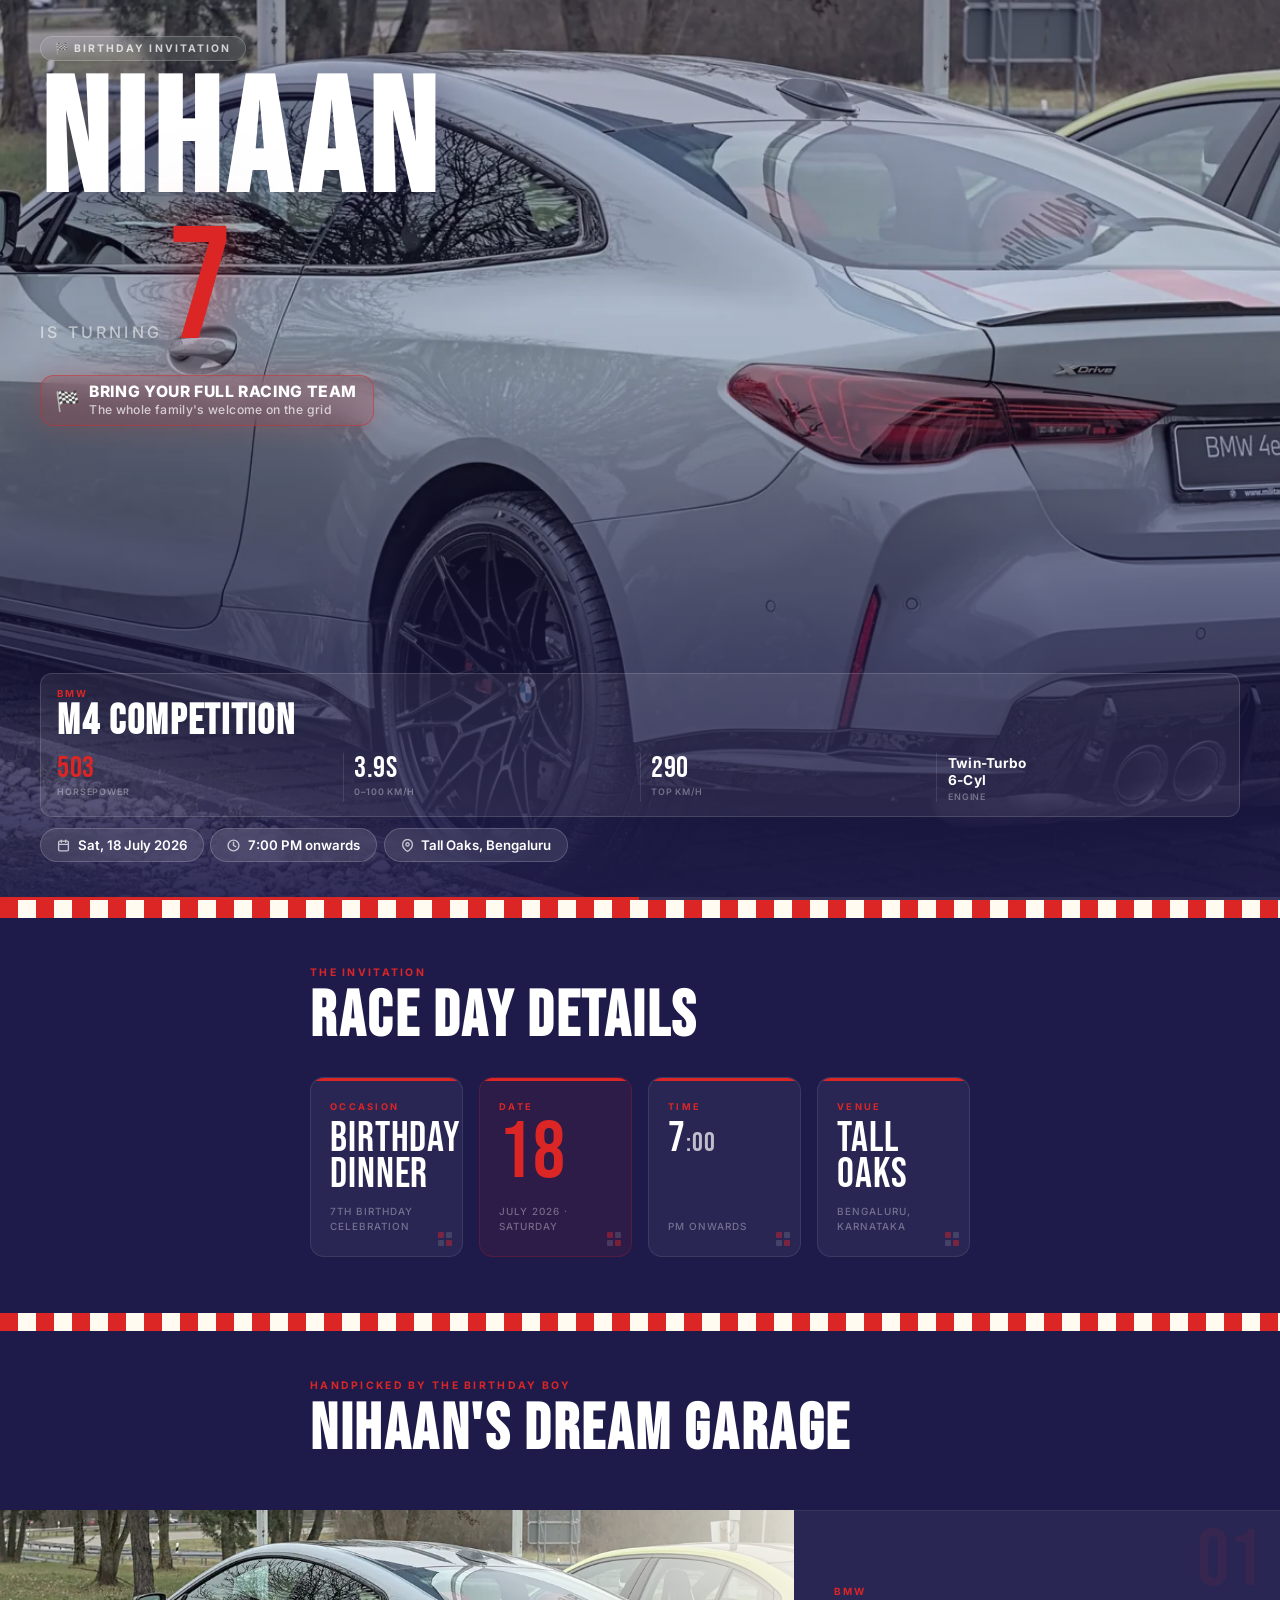
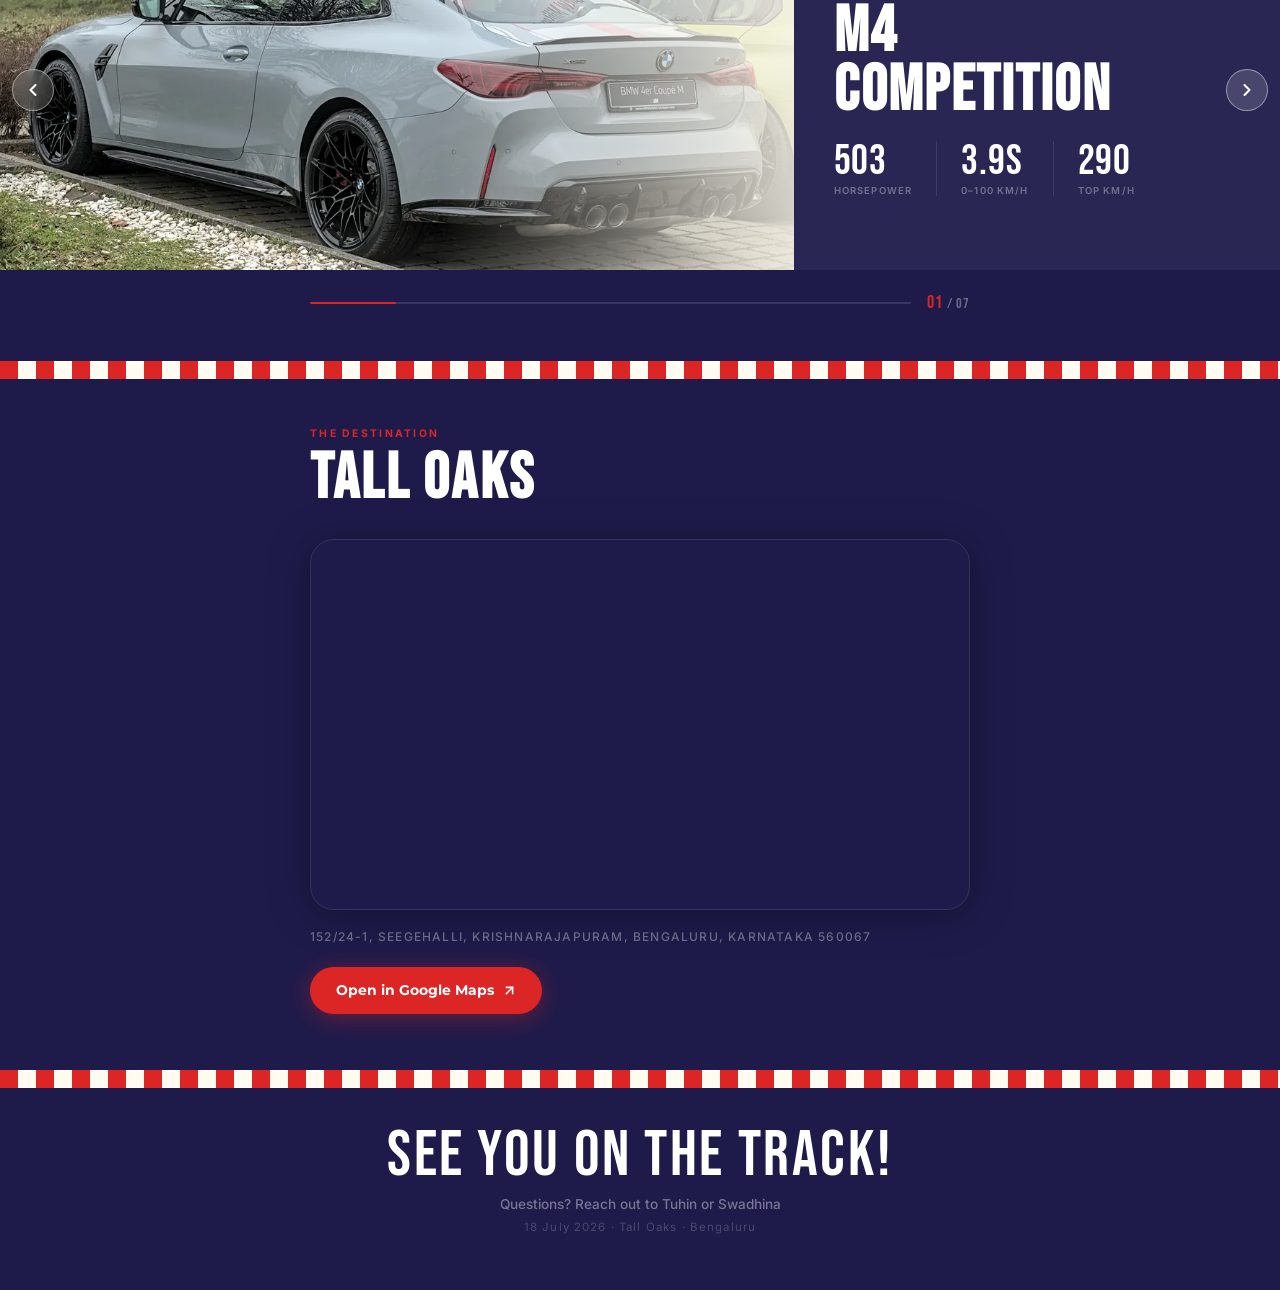
<file: index.html>
<!DOCTYPE html>
<html lang="en">
<head>
  <meta charset="UTF-8" />
  <meta name="viewport" content="width=device-width, initial-scale=1.0" />
  <title>Nihaan Turns 7 - Start Your Engines!</title>
  <meta name="description" content="You're invited to Nihaan's 7th birthday dinner celebration on 18 July 2026 at Tall Oaks, Bengaluru. Rev up for a supercar-themed evening!" />

  <!-- Favicon -->
  <link rel="icon" type="image/svg+xml" href="favicon.svg" />
  <link rel="apple-touch-icon" href="apple-touch-icon.png" />

  <!-- Open Graph (WhatsApp, iMessage, Telegram, Facebook) -->
  <meta property="og:type"        content="website" />
  <meta property="og:url"         content="https://tuhinmohanta.github.io/nihaan-birthday-2026/" />
  <meta property="og:title"       content="Nihaan Turns 7 - Start Your Engines!" />
  <meta property="og:description" content="Join us for Nihaan's 7th birthday dinner on Saturday, 18 July 2026 at Tall Oaks, Bengaluru. 7:00 PM onwards." />
  <meta property="og:image"       content="https://tuhinmohanta.github.io/nihaan-birthday-2026/og-image.jpg" />
  <meta property="og:image:type"   content="image/jpeg" />
  <meta property="og:image:width"  content="1200" />
  <meta property="og:image:height" content="630" />
  <meta property="og:image:alt"   content="Nihaan's 7th Birthday - 18 July 2026, Tall Oaks Bengaluru" />
  <meta property="og:locale"      content="en_IN" />

  <!-- Twitter Card -->
  <meta name="twitter:card"        content="summary_large_image" />
  <meta name="twitter:title"       content="Nihaan Turns 7 - Start Your Engines!" />
  <meta name="twitter:description" content="Join us for Nihaan's 7th birthday dinner on Saturday, 18 July 2026 at Tall Oaks, Bengaluru. 7:00 PM onwards." />
  <meta name="twitter:image"       content="https://tuhinmohanta.github.io/nihaan-birthday-2026/og-image.jpg" />

  <!-- Preload only the first hero image so it paints fast on mobile -->
  <link rel="preload" as="image" href="img/bmw-m4.webp" type="image/webp" fetchpriority="high" />

  <link rel="preconnect" href="https://fonts.googleapis.com" />
  <link rel="preconnect" href="https://fonts.gstatic.com" crossorigin />
  <link href="https://fonts.googleapis.com/css2?family=Bebas+Neue&family=Montserrat:wght@700;800;900&family=Inter:wght@400;500;600;700&display=swap" rel="stylesheet" />
  <link rel="stylesheet" href="style.css" />
</head>
<body>

  <!-- ═══════════════════════════════════
       HERO — full viewport, cars as bg
  ═══════════════════════════════════ -->
  <header class="hero">

    <div class="hero-bg" id="heroBg">
      <div class="bg-slide is-active">
        <picture>
          <source srcset="img/bmw-m4.webp" type="image/webp" />
          <img src="img/bmw-m4.jpg" alt="" width="1920" height="935" fetchpriority="high" decoding="async" />
        </picture>
      </div>
      <div class="bg-slide">
        <picture>
          <source data-srcset="img/lamborghini-revuelto.webp" type="image/webp" />
          <img data-src="img/lamborghini-revuelto.jpg" alt="" decoding="async" />
        </picture>
      </div>
      <div class="bg-slide">
        <picture>
          <source data-srcset="img/ferrari-296.webp" type="image/webp" />
          <img data-src="img/ferrari-296.jpg" alt="" decoding="async" />
        </picture>
      </div>
      <div class="bg-slide">
        <picture>
          <source data-srcset="img/bmw-m8.webp" type="image/webp" />
          <img data-src="img/bmw-m8.jpg" alt="" decoding="async" />
        </picture>
      </div>
      <div class="bg-slide">
        <picture>
          <source data-srcset="img/bugatti-chiron.webp" type="image/webp" />
          <img data-src="img/bugatti-chiron.jpg" alt="" decoding="async" />
        </picture>
      </div>
      <div class="bg-slide">
        <picture>
          <source data-srcset="img/mercedes-amg-one.webp" type="image/webp" />
          <img data-src="img/mercedes-amg-one.jpg" alt="" decoding="async" />
        </picture>
      </div>
      <div class="bg-slide">
        <picture>
          <source data-srcset="img/bugatti-bolide.webp" type="image/webp" />
          <img data-src="img/bugatti-bolide.jpg" alt="" decoding="async" />
        </picture>
      </div>
    </div>

    <div class="hero-overlay"></div>

    <div class="hero-content">

      <div class="hero-top">
        <span class="hero-badge">🏁 Birthday Invitation</span>
        <h1 class="hero-name">Nihaan</h1>
        <div class="hero-turning-row">
          <p class="hero-line">is turning</p>
          <span class="hero-seven" aria-hidden="true">7</span>
        </div>

        <div class="hero-crew">
          <span class="hero-crew-flag" aria-hidden="true">🏁</span>
          <span class="hero-crew-body">
            <span class="hero-crew-main">Bring your full racing team</span>
            <span class="hero-crew-sub">The whole family's welcome on the grid</span>
          </span>
        </div>
      </div>

      <div class="hero-bottom">

        <!-- Live car panel — updates with each background change -->
        <div class="car-panel">
          <div class="car-panel-inner" id="carPanelInner">
            <span class="cp-brand" id="cpBrand">BMW</span>
            <h2 class="cp-name" id="cpName">M4 Competition</h2>
            <div class="cp-stats">
              <div class="cp-stat cp-stat--hl">
                <span class="cp-val" id="cpHp">503</span>
                <span class="cp-lbl">Horsepower</span>
              </div>
              <div class="cp-stat">
                <span class="cp-val" id="cpSprint">3.9s</span>
                <span class="cp-lbl">0–100 km/h</span>
              </div>
              <div class="cp-stat">
                <span class="cp-val" id="cpTop">290</span>
                <span class="cp-lbl">Top km/h</span>
              </div>
              <div class="cp-stat">
                <span class="cp-val cp-val--sm" id="cpEngine">Twin-Turbo<br>6-Cyl</span>
                <span class="cp-lbl">Engine</span>
              </div>
            </div>
          </div>
        </div>

        <ul class="hero-chips" aria-label="Event details">
          <li class="hero-chip">
            <svg width="13" height="13" viewBox="0 0 24 24" fill="none" stroke="currentColor" stroke-width="2.5" stroke-linecap="round" stroke-linejoin="round" aria-hidden="true"><rect x="3" y="4" width="18" height="18" rx="2"/><line x1="16" y1="2" x2="16" y2="6"/><line x1="8" y1="2" x2="8" y2="6"/><line x1="3" y1="10" x2="21" y2="10"/></svg>
            Sat, 18 July 2026
          </li>
          <li class="hero-chip">
            <svg width="13" height="13" viewBox="0 0 24 24" fill="none" stroke="currentColor" stroke-width="2.5" stroke-linecap="round" stroke-linejoin="round" aria-hidden="true"><circle cx="12" cy="12" r="10"/><polyline points="12 6 12 12 16 14"/></svg>
            7:00 PM onwards
          </li>
          <li class="hero-chip hero-chip--link">
            <a href="https://maps.app.goo.gl/MPazFb7qdbaah4wt5" target="_blank" rel="noopener" aria-label="Open Tall Oaks in Google Maps">
              <svg width="13" height="13" viewBox="0 0 24 24" fill="none" stroke="currentColor" stroke-width="2.5" stroke-linecap="round" stroke-linejoin="round" aria-hidden="true"><path d="M21 10c0 7-9 13-9 13s-9-6-9-13a9 9 0 0 1 18 0z"/><circle cx="12" cy="10" r="3"/></svg>
              Tall Oaks, Bengaluru
            </a>
          </li>
        </ul>

      </div>

    </div>

    <a class="scroll-cue" href="#details" aria-label="Scroll down for event details">
      <span class="scroll-cue-label">Scroll for details</span>
      <span class="scroll-cue-chev" aria-hidden="true">
        <svg width="22" height="22" viewBox="0 0 24 24" fill="none" stroke="currentColor" stroke-width="2.5" stroke-linecap="round" stroke-linejoin="round">
          <polyline points="5 7 12 14 19 7" />
          <polyline points="5 13 12 20 19 13" />
        </svg>
      </span>
    </a>

    <div class="hero-progress-bar">
      <div class="hero-progress-fill" id="heroFill"></div>
    </div>

  </header>

  <div class="check-band" aria-hidden="true"></div>

  <main>

    <!-- ═══════════════════════════════════
         DETAILS
    ═══════════════════════════════════ -->
    <section class="details-section reveal" id="details">
      <div class="container">
        <p class="eyebrow">The Invitation</p>
        <h2 class="section-title details-title">Race Day Details</h2>

        <div class="rd-grid">

          <!-- Occasion -->
          <div class="rd-card">
            <div class="rd-top-bar"></div>
            <span class="rd-lbl">Occasion</span>
            <div class="rd-val">Birthday<br>Dinner</div>
            <span class="rd-sub">7th Birthday Celebration</span>
            <div class="rd-corner" aria-hidden="true">
              <span style="background:var(--red)"></span><span style="background:rgba(255,251,240,0.3)"></span>
              <span style="background:rgba(255,251,240,0.3)"></span><span style="background:var(--red)"></span>
            </div>
          </div>

          <!-- Date -->
          <div class="rd-card rd-card--accent">
            <div class="rd-top-bar"></div>
            <span class="rd-lbl">Date</span>
            <div class="rd-val rd-val--num">18</div>
            <span class="rd-sub">July 2026 &middot; Saturday</span>
            <div class="rd-corner" aria-hidden="true">
              <span style="background:var(--red)"></span><span style="background:rgba(255,251,240,0.3)"></span>
              <span style="background:rgba(255,251,240,0.3)"></span><span style="background:var(--red)"></span>
            </div>
          </div>

          <!-- Time -->
          <div class="rd-card">
            <div class="rd-top-bar"></div>
            <span class="rd-lbl">Time</span>
            <div class="rd-val">7<span class="rd-val--colon">:00</span></div>
            <span class="rd-sub">PM onwards</span>
            <div class="rd-corner" aria-hidden="true">
              <span style="background:var(--red)"></span><span style="background:rgba(255,251,240,0.3)"></span>
              <span style="background:rgba(255,251,240,0.3)"></span><span style="background:var(--red)"></span>
            </div>
          </div>

          <!-- Venue -->
          <a class="rd-card rd-card--venue-link" href="https://maps.app.goo.gl/MPazFb7qdbaah4wt5" target="_blank" rel="noopener" aria-label="Open Tall Oaks in Google Maps">
            <div class="rd-top-bar"></div>
            <span class="rd-lbl">Venue</span>
            <div class="rd-val">Tall<br>Oaks</div>
            <span class="rd-sub">Bengaluru, Karnataka</span>
            <div class="rd-corner" aria-hidden="true">
              <span style="background:var(--red)"></span><span style="background:rgba(255,251,240,0.3)"></span>
              <span style="background:rgba(255,251,240,0.3)"></span><span style="background:var(--red)"></span>
            </div>
          </a>

        </div>
      </div>
    </section>

    <div class="check-band" aria-hidden="true"></div>

    <!-- ═══════════════════════════════════
         DREAM GARAGE CAROUSEL
    ═══════════════════════════════════ -->
    <section class="garage-section">

      <div class="container garage-hdr">
        <p class="eyebrow">Handpicked by the birthday boy</p>
        <h2 class="section-title details-title">Nihaan's Dream Garage</h2>
      </div>

      <div class="garage-wrap">
        <div class="garage-track" id="garageTrack">

          <article class="garage-slide">
            <div class="garage-img"><picture><source srcset="img/bmw-m4-sm.webp" type="image/webp" /><img src="img/bmw-m4-sm.jpg" alt="BMW M4 Competition" loading="lazy" decoding="async" /></picture></div>
            <div class="garage-info">
              <span class="g-num" aria-hidden="true">01</span>
              <span class="g-brand">BMW</span>
              <h3 class="g-name">M4<br>Competition</h3>
              <div class="g-stats">
                <div class="gstat"><span class="gval">503</span><span class="glbl">Horsepower</span></div>
                <div class="gstat"><span class="gval">3.9s</span><span class="glbl">0–100 km/h</span></div>
                <div class="gstat"><span class="gval">290</span><span class="glbl">Top km/h</span></div>
              </div>
            </div>
          </article>

          <article class="garage-slide">
            <div class="garage-img"><picture><source srcset="img/lamborghini-revuelto-sm.webp" type="image/webp" /><img src="img/lamborghini-revuelto-sm.jpg" alt="Lamborghini Revuelto" loading="lazy" decoding="async" /></picture></div>
            <div class="garage-info">
              <span class="g-num" aria-hidden="true">02</span>
              <span class="g-brand">Lamborghini</span>
              <h3 class="g-name">Revuelto</h3>
              <div class="g-stats">
                <div class="gstat"><span class="gval">1,001</span><span class="glbl">Horsepower</span></div>
                <div class="gstat"><span class="gval">2.5s</span><span class="glbl">0–100 km/h</span></div>
                <div class="gstat"><span class="gval">350</span><span class="glbl">Top km/h</span></div>
              </div>
            </div>
          </article>

          <article class="garage-slide">
            <div class="garage-img"><picture><source srcset="img/ferrari-296-sm.webp" type="image/webp" /><img src="img/ferrari-296-sm.jpg" alt="Ferrari 296 Spider" loading="lazy" decoding="async" /></picture></div>
            <div class="garage-info">
              <span class="g-num" aria-hidden="true">03</span>
              <span class="g-brand">Ferrari</span>
              <h3 class="g-name">296<br>Spider</h3>
              <div class="g-stats">
                <div class="gstat"><span class="gval">830</span><span class="glbl">Horsepower</span></div>
                <div class="gstat"><span class="gval">2.9s</span><span class="glbl">0–100 km/h</span></div>
                <div class="gstat"><span class="gval">330</span><span class="glbl">Top km/h</span></div>
              </div>
            </div>
          </article>

          <article class="garage-slide">
            <div class="garage-img"><picture><source srcset="img/bmw-m8-sm.webp" type="image/webp" /><img src="img/bmw-m8-sm.jpg" alt="BMW M8 Competition" loading="lazy" decoding="async" /></picture></div>
            <div class="garage-info">
              <span class="g-num" aria-hidden="true">04</span>
              <span class="g-brand">BMW</span>
              <h3 class="g-name">M8<br>Competition</h3>
              <div class="g-stats">
                <div class="gstat"><span class="gval">617</span><span class="glbl">Horsepower</span></div>
                <div class="gstat"><span class="gval">3.3s</span><span class="glbl">0–100 km/h</span></div>
                <div class="gstat"><span class="gval">305</span><span class="glbl">Top km/h</span></div>
              </div>
            </div>
          </article>

          <article class="garage-slide">
            <div class="garage-img"><picture><source srcset="img/bugatti-chiron-sm.webp" type="image/webp" /><img src="img/bugatti-chiron-sm.jpg" alt="Bugatti Chiron" loading="lazy" decoding="async" /></picture></div>
            <div class="garage-info">
              <span class="g-num" aria-hidden="true">05</span>
              <span class="g-brand">Bugatti</span>
              <h3 class="g-name">Chiron</h3>
              <div class="g-stats">
                <div class="gstat"><span class="gval">1,479</span><span class="glbl">Horsepower</span></div>
                <div class="gstat"><span class="gval">2.4s</span><span class="glbl">0–100 km/h</span></div>
                <div class="gstat"><span class="gval">420</span><span class="glbl">Top km/h</span></div>
              </div>
            </div>
          </article>

          <article class="garage-slide">
            <div class="garage-img"><picture><source srcset="img/mercedes-amg-one-sm.webp" type="image/webp" /><img src="img/mercedes-amg-one-sm.jpg" alt="Mercedes-AMG ONE" loading="lazy" decoding="async" /></picture></div>
            <div class="garage-info">
              <span class="g-num" aria-hidden="true">06</span>
              <span class="g-brand">Mercedes-AMG</span>
              <h3 class="g-name">AMG ONE</h3>
              <div class="g-stats">
                <div class="gstat"><span class="gval">1,063</span><span class="glbl">Horsepower</span></div>
                <div class="gstat"><span class="gval">2.9s</span><span class="glbl">0–100 km/h</span></div>
                <div class="gstat"><span class="gval">352</span><span class="glbl">Top km/h</span></div>
              </div>
            </div>
          </article>

          <article class="garage-slide">
            <div class="garage-img"><picture><source srcset="img/bugatti-bolide-sm.webp" type="image/webp" /><img src="img/bugatti-bolide-sm.jpg" alt="Bugatti Bolide" loading="lazy" decoding="async" /></picture></div>
            <div class="garage-info">
              <span class="g-num" aria-hidden="true">07</span>
              <span class="g-brand">Bugatti</span>
              <h3 class="g-name">Bolide</h3>
              <div class="g-stats">
                <div class="gstat"><span class="gval">1,825</span><span class="glbl">Horsepower</span></div>
                <div class="gstat"><span class="gval">2.2s</span><span class="glbl">0–100 km/h</span></div>
                <div class="gstat"><span class="gval">500</span><span class="glbl">Top km/h</span></div>
              </div>
            </div>
          </article>

        </div>

        <button class="g-nav g-nav--prev" id="gPrev" aria-label="Previous car">
          <svg width="20" height="20" viewBox="0 0 24 24" fill="none" stroke="currentColor" stroke-width="2.5" stroke-linecap="round" stroke-linejoin="round"><polyline points="15 18 9 12 15 6"/></svg>
        </button>
        <button class="g-nav g-nav--next" id="gNext" aria-label="Next car">
          <svg width="20" height="20" viewBox="0 0 24 24" fill="none" stroke="currentColor" stroke-width="2.5" stroke-linecap="round" stroke-linejoin="round"><polyline points="9 18 15 12 9 6"/></svg>
        </button>
      </div>

      <div class="container g-footer">
        <div class="g-progress-track"><div class="g-progress-fill" id="gFill"></div></div>
        <span class="g-count"><span id="gCur">01</span>&thinsp;/&thinsp;07</span>
      </div>

    </section>

    <div class="check-band" aria-hidden="true"></div>

    <!-- ═══════════════════════════════════
         LOCATION
    ═══════════════════════════════════ -->
    <section class="location-section reveal">
      <div class="container">
        <p class="eyebrow">The Destination</p>
        <h2 class="section-title">Tall Oaks</h2>
        <div class="map-wrap">
          <iframe
            title="Tall Oaks venue map"
            src="https://www.google.com/maps/embed?pb=!1m18!1m12!1m3!1d3887.0!2d77.7627012!3d13.0193151!2m3!1f0!2f0!3f0!3m2!1i1024!2i768!4f13.1!3m3!1m2!1s0x3bae0fff8ae8a427%3A0x8c8412e6c22357b9!2sTall+Oaks!5e0!3m2!1sen!2sin!4v1700000000000"
            allowfullscreen=""
            loading="lazy"
            referrerpolicy="no-referrer-when-downgrade">
          </iframe>
        </div>
        <p class="address">152/24-1, Seegehalli, Krishnarajapuram, Bengaluru, Karnataka 560067</p>
        <a class="map-btn" href="https://maps.app.goo.gl/MPazFb7qdbaah4wt5" target="_blank" rel="noopener">
          Open in Google Maps
          <svg width="15" height="15" viewBox="0 0 24 24" fill="none" stroke="currentColor" stroke-width="2.5" stroke-linecap="round" stroke-linejoin="round"><line x1="7" y1="17" x2="17" y2="7"/><polyline points="7 7 17 7 17 17"/></svg>
        </a>
      </div>
    </section>

  </main>

  <!-- ═══════════════════════════════════
       FOOTER
  ═══════════════════════════════════ -->
  <footer class="site-footer">
    <div class="check-band" aria-hidden="true"></div>
    <div class="container footer-inner">
      <p class="footer-hl">See you on the track!</p>
      <p class="footer-sub">Questions? Reach out to Tuhin or Swadhina</p>
      <p class="footer-meta">18 July 2026 &middot; Tall Oaks &middot; Bengaluru</p>
    </div>
  </footer>

  <script src="app.js"></script>
</body>
</html>
</file>
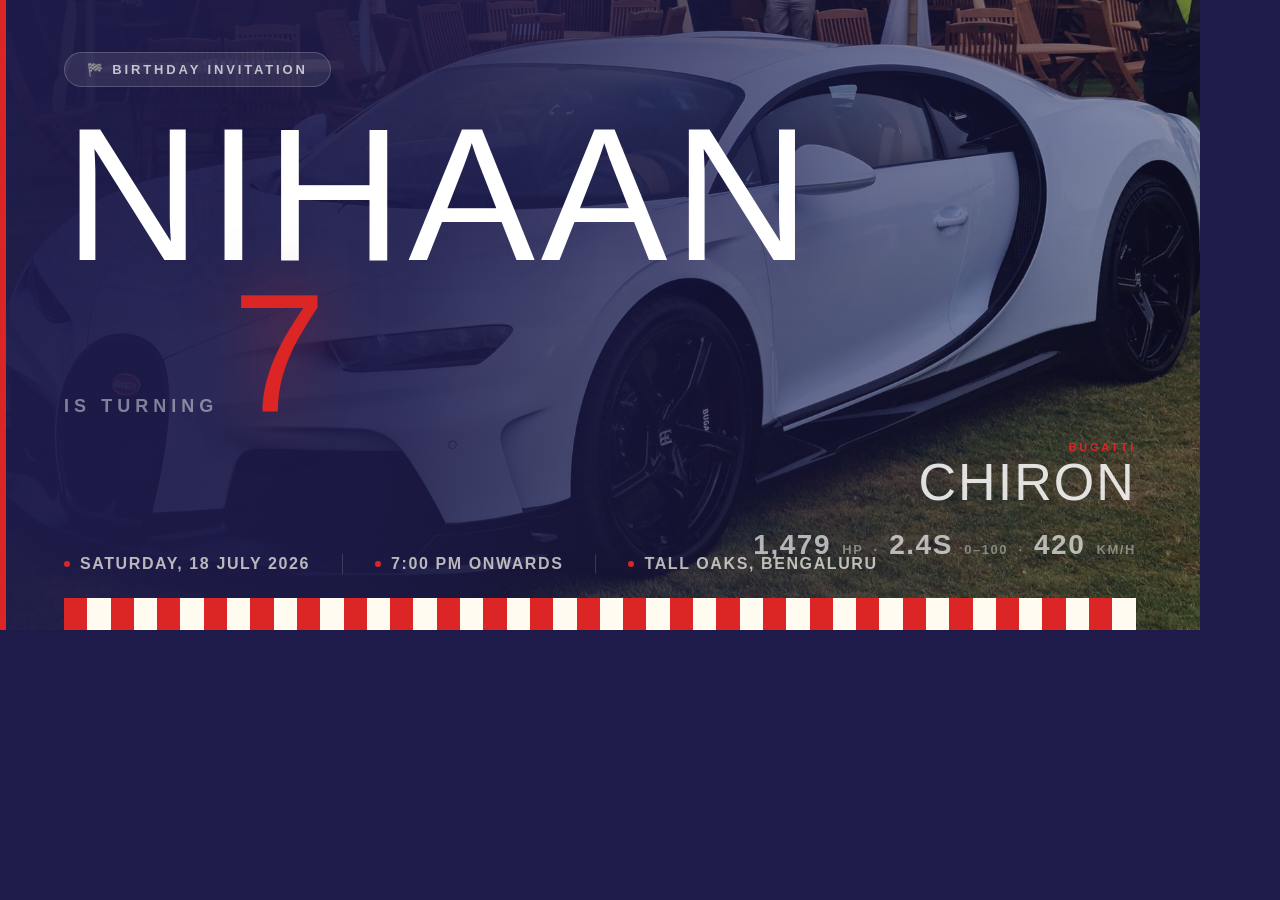
<file: og-card.html>
<!DOCTYPE html>
<html>
<head>
<meta charset="UTF-8">
<style>
* { margin: 0; padding: 0; box-sizing: border-box; }
html, body { width: 1200px; height: 630px; overflow: hidden; background: #1E1B4B; }

.card {
  position: relative;
  width: 1200px;
  height: 630px;
  background: #1E1B4B;
  overflow: hidden;
  font-family: Impact, 'Arial Narrow', Arial, sans-serif;
}

/* Background car image */
.bg-img {
  position: absolute;
  inset: 0;
  width: 100%;
  height: 100%;
  object-fit: cover;
  object-position: center 35%;
}

/* Gradient overlay — stronger on left for text, fades right to reveal car */
.overlay {
  position: absolute;
  inset: 0;
  background:
    linear-gradient(
      100deg,
      rgba(30,27,75,0.97) 0%,
      rgba(30,27,75,0.88) 35%,
      rgba(30,27,75,0.60) 60%,
      rgba(30,27,75,0.30) 100%
    );
}

/* Red vignette stripe on left edge */
.edge-stripe {
  position: absolute;
  left: 0;
  top: 0;
  bottom: 0;
  width: 6px;
  background: #DC2626;
}

/* All content */
.content {
  position: absolute;
  inset: 0;
  z-index: 3;
  display: flex;
  flex-direction: column;
  padding: 52px 64px 0 64px;
}

/* Badge */
.badge {
  display: inline-flex;
  align-items: center;
  gap: 8px;
  font-family: Arial, sans-serif;
  font-size: 13px;
  font-weight: 700;
  letter-spacing: 0.22em;
  text-transform: uppercase;
  color: rgba(255,255,255,0.70);
  background: rgba(255,255,255,0.09);
  border: 1px solid rgba(255,255,255,0.18);
  padding: 9px 22px;
  border-radius: 999px;
  width: fit-content;
  margin-bottom: 30px;
}

/* Name */
.name {
  font-size: 190px;
  line-height: 0.82;
  color: #FFFFFF;
  letter-spacing: 0.03em;
  text-shadow: 0 4px 60px rgba(30,27,75,0.6);
}

/* "is turning 7" row */
.turning-row {
  display: flex;
  align-items: baseline;
  gap: 14px;
  margin-top: 10px;
}

.is-turning {
  font-family: Arial, sans-serif;
  font-size: 18px;
  font-weight: 600;
  letter-spacing: 0.28em;
  text-transform: uppercase;
  color: rgba(255,255,255,0.45);
}

.seven {
  font-size: 168px;
  line-height: 0.85;
  color: #DC2626;
  letter-spacing: -0.02em;
  text-shadow: 0 0 60px rgba(220,38,38,0.5);
}

.spacer { flex: 1; }

/* Bottom details */
.details-row {
  display: flex;
  align-items: center;
  gap: 32px;
  margin-bottom: 24px;
}

.detail-chip {
  display: flex;
  align-items: center;
  gap: 10px;
  font-family: Arial, sans-serif;
  font-size: 16px;
  font-weight: 600;
  letter-spacing: 0.1em;
  text-transform: uppercase;
  color: rgba(255,251,240,0.70);
}

.detail-chip .dot {
  width: 6px;
  height: 6px;
  background: #DC2626;
  border-radius: 50%;
  flex-shrink: 0;
}

.divider {
  width: 1px;
  height: 20px;
  background: rgba(255,255,255,0.15);
}

/* Checkered band at very bottom */
.check-band {
  display: flex;
  width: 100%;
  height: 32px;
  flex-shrink: 0;
}

/* Car spec watermark on right side */
.spec-watermark {
  position: absolute;
  right: 64px;
  bottom: 60px;
  z-index: 4;
  text-align: right;
}

.spec-watermark .sw-brand {
  font-family: Arial, sans-serif;
  font-size: 11px;
  font-weight: 700;
  letter-spacing: 0.25em;
  text-transform: uppercase;
  color: #DC2626;
  margin-bottom: 6px;
}

.spec-watermark .sw-name {
  font-size: 52px;
  line-height: 0.9;
  color: rgba(255,255,255,0.85);
  letter-spacing: 0.04em;
  margin-bottom: 14px;
}

.spec-watermark .sw-stat {
  font-family: Arial, sans-serif;
  font-size: 13px;
  font-weight: 600;
  letter-spacing: 0.12em;
  text-transform: uppercase;
  color: rgba(255,255,255,0.40);
  line-height: 1.8;
}

.spec-watermark .sw-val {
  font-size: 28px;
  color: rgba(255,255,255,0.65);
  margin-right: 6px;
  font-family: Impact, Arial, sans-serif;
}
</style>
</head>
<body>
<div class="card" id="card">
  <img class="bg-img" src="img/bugatti-chiron.jpg" crossorigin="anonymous" alt="">
  <div class="overlay"></div>
  <div class="edge-stripe"></div>

  <div class="content">
    <span class="badge">&#127937; Birthday Invitation</span>
    <div class="name">NIHAAN</div>
    <div class="turning-row">
      <span class="is-turning">is turning</span>
      <span class="seven">7</span>
    </div>
    <div class="spacer"></div>
    <div class="details-row">
      <div class="detail-chip">
        <span class="dot"></span>
        Saturday, 18 July 2026
      </div>
      <div class="divider"></div>
      <div class="detail-chip">
        <span class="dot"></span>
        7:00 PM onwards
      </div>
      <div class="divider"></div>
      <div class="detail-chip">
        <span class="dot"></span>
        Tall Oaks, Bengaluru
      </div>
    </div>
    <div class="check-band" id="checkBand"></div>
  </div>

  <!-- Bugatti spec watermark — right side -->
  <div class="spec-watermark">
    <div class="sw-brand">Bugatti</div>
    <div class="sw-name">CHIRON</div>
    <div class="sw-stat"><span class="sw-val">1,479</span> hp &nbsp;·&nbsp; <span class="sw-val">2.4s</span> 0–100 &nbsp;·&nbsp; <span class="sw-val">420</span> km/h</div>
  </div>
</div>

<script>
// Generate checkered band
const band = document.getElementById('checkBand');
const colors = ['#DC2626', '#FFFBF0'];
for (let i = 0; i < 46; i++) {
  const sq = document.createElement('div');
  sq.style.cssText = 'flex:1;height:32px;background:' + colors[i % 2];
  band.appendChild(sq);
}
</script>
</body>
</html>
</file>
<file: style.css>
/* ══════════════════════════════════════
   ROOT & RESET
══════════════════════════════════════ */
*, *::before, *::after { box-sizing: border-box; margin: 0; padding: 0; }

:root {
  --red:        #DC2626;
  --red-dark:   #B91C1C;
  --indigo:     #1E1B4B;
  --cream:      #FFFBF0;
  --ivory:      #F7F3E8;
  --gold:       #D97706;
  --muted:      #7C6F5C;
  --border:     #E8E2D5;
  --white:      #FFFFFF;

  --ff-display: 'Bebas Neue', 'Arial Narrow', sans-serif;
  --ff-head:    'Montserrat', sans-serif;
  --ff-body:    'Inter', sans-serif;

  --check-sz:   18px;
  --r:          16px;
  --r-lg:       24px;
}

html { scroll-behavior: smooth; }

body {
  font-family: var(--ff-body);
  background: var(--indigo);
  color: var(--white);
  -webkit-font-smoothing: antialiased;
  overflow-x: hidden;
}

/* ══════════════════════════════════════
   CHECKERED BAND  (red + cream, no black)
══════════════════════════════════════ */
.check-band {
  height: var(--check-sz);
  background-image: repeating-linear-gradient(
    90deg,
    var(--red)   0px,               var(--red)   var(--check-sz),
    var(--cream) var(--check-sz),   var(--cream) calc(var(--check-sz) * 2)
  );
}

/* ══════════════════════════════════════
   CONTAINER
══════════════════════════════════════ */
.container {
  width: 100%;
  max-width: 700px;
  margin: 0 auto;
  padding: 0 1.25rem;
}

/* ══════════════════════════════════════
   SHARED TYPOGRAPHY
══════════════════════════════════════ */
.eyebrow {
  font-family: var(--ff-body);
  font-size: 0.65rem;
  font-weight: 700;
  letter-spacing: 0.22em;
  text-transform: uppercase;
  color: var(--red);
  margin-bottom: 0.4rem;
  display: block;
}

.section-title {
  font-family: var(--ff-display);
  font-size: clamp(2.2rem, 9vw, 4rem);
  letter-spacing: 0.04em;
  color: var(--indigo);
  line-height: 1;
  margin-bottom: 1.75rem;
}

/* ══════════════════════════════════════
   HERO
══════════════════════════════════════ */
.hero {
  position: relative;
  width: 100%;
  height: 100svh;
  min-height: 600px;
  overflow: hidden;
  display: flex;
  flex-direction: column;
}

/* Background slides */
.hero-bg {
  position: absolute;
  inset: 0;
  z-index: 0;
}

.bg-slide {
  position: absolute;
  inset: 0;
  opacity: 0;
  transition: opacity 1.6s ease-in-out;
}

.bg-slide.is-active { opacity: 1; }

.bg-slide img {
  position: absolute;
  inset: 0;
  width: 100%;
  height: 100%;
  object-fit: cover;
  object-position: center;
  display: block;
}

/* Alternating Ken Burns: odd slides push in, even slides pull out.
   ~4.5s ease-out so the zoom lands within the 3.6s cadence + crossfade. */
.bg-slide.is-active img {
  animation: kenburns-in 4.5s ease-out forwards;
}

.bg-slide:nth-child(even).is-active img {
  animation-name: kenburns-out;
}

@keyframes kenburns-in {
  from { transform: scale(1.0)  translate(0, 0); }
  to   { transform: scale(1.12) translate(-1.2%, -0.6%); }
}

@keyframes kenburns-out {
  from { transform: scale(1.12) translate(1.2%, 0.6%); }
  to   { transform: scale(1.0)  translate(0, 0); }
}

@media (prefers-reduced-motion: reduce) {
  .bg-slide.is-active img { animation: none; }
}

/* Overlay — warm indigo gradient, never black */
.hero-overlay {
  position: absolute;
  inset: 0;
  z-index: 1;
  background:
    linear-gradient(
      to top,
      rgba(30, 27, 75, 0.92) 0%,
      rgba(30, 27, 75, 0.60) 30%,
      rgba(30, 27, 75, 0.18) 60%,
      rgba(30, 27, 75, 0.30) 100%
    );
}

/* Content layer */
.hero-content {
  position: relative;
  z-index: 2;
  flex: 1;
  display: flex;
  flex-direction: column;
  justify-content: space-between;
  padding: 1.75rem 1.25rem 3.4rem; /* extra bottom room for the scroll cue */
}

.hero-top { position: relative; z-index: 3; }

.hero-badge {
  display: inline-block;
  font-size: 0.65rem;
  font-weight: 700;
  letter-spacing: 0.2em;
  text-transform: uppercase;
  color: rgba(255,255,255,0.75);
  background: rgba(255,255,255,0.1);
  border: 1px solid rgba(255,255,255,0.2);
  padding: 0.3rem 0.85rem;
  border-radius: 999px;
  margin-bottom: 0.7rem;
  backdrop-filter: blur(6px);
  -webkit-backdrop-filter: blur(6px);
}

.hero-name {
  font-family: var(--ff-display);
  font-size: clamp(4rem, 20vw, 10rem);
  line-height: 0.9;
  color: var(--white);
  letter-spacing: 0.04em;
  text-shadow: 0 4px 48px rgba(30,27,75,0.5);
}

.hero-turning-row {
  display: flex;
  align-items: baseline;
  gap: 0.35em;
  margin-top: 0.35rem;
}

.hero-line {
  font-family: var(--ff-body);
  font-size: clamp(0.8rem, 3.5vw, 1rem);
  font-weight: 500;
  letter-spacing: 0.2em;
  text-transform: uppercase;
  color: rgba(255,255,255,0.55);
  white-space: nowrap;
}

.hero-seven {
  font-family: var(--ff-display);
  font-size: clamp(4.5rem, 22vw, 10rem);
  line-height: 0.85;
  color: var(--red);
  letter-spacing: -0.02em;
  pointer-events: none;
  user-select: none;
  text-shadow:
    0 0 40px rgba(220, 38, 38, 0.55),
    0 0 120px rgba(220, 38, 38, 0.25);
}

/* Family call-to-action — pit-board callout under the "7" */
.hero-crew {
  display: inline-flex;
  align-items: center;
  gap: 0.6rem;
  width: fit-content;
  max-width: 100%;
  margin-top: 1.1rem;
  padding: 0.5rem 1rem 0.5rem 0.85rem;
  background: rgba(220, 38, 38, 0.16);
  border: 1px solid rgba(220, 38, 38, 0.45);
  border-radius: 14px;
  backdrop-filter: blur(10px);
  -webkit-backdrop-filter: blur(10px);
  box-shadow: 0 0 28px rgba(220, 38, 38, 0.18);
  animation: crewGlow 3.6s ease-in-out infinite;
}

.hero-crew-flag {
  font-size: 1.25rem;
  line-height: 1;
  flex-shrink: 0;
}

.hero-crew-body {
  display: flex;
  flex-direction: column;
  gap: 0.1rem;
}

.hero-crew-main {
  font-family: var(--ff-body);
  font-size: clamp(0.82rem, 3.6vw, 0.98rem);
  font-weight: 800;
  letter-spacing: 0.04em;
  text-transform: uppercase;
  color: var(--white);
  line-height: 1.05;
}

.hero-crew-sub {
  font-size: clamp(0.66rem, 2.9vw, 0.76rem);
  font-weight: 500;
  letter-spacing: 0.03em;
  color: rgba(255, 255, 255, 0.7);
}

@keyframes crewGlow {
  0%, 100% { box-shadow: 0 0 22px rgba(220, 38, 38, 0.16); }
  50%      { box-shadow: 0 0 40px rgba(220, 38, 38, 0.34); }
}

@media (prefers-reduced-motion: reduce) {
  .hero-crew { animation: none; }
}

/* Scroll cue — nudge to the sections below the full-height hero */
.scroll-cue {
  position: absolute;
  left: 50%;
  bottom: 0.85rem;
  transform: translateX(-50%);
  z-index: 3;
  display: flex;
  flex-direction: column;
  align-items: center;
  gap: 0.3rem;
  text-decoration: none;
  -webkit-tap-highlight-color: transparent;
  transition: opacity 0.5s ease, visibility 0.5s ease;
}

.scroll-cue-label {
  font-size: 0.6rem;
  font-weight: 700;
  letter-spacing: 0.22em;
  text-transform: uppercase;
  color: rgba(255, 255, 255, 0.72);
  text-shadow: 0 1px 12px rgba(0, 0, 0, 0.45);
}

.scroll-cue-chev {
  display: block;
  color: var(--red);
  animation: scrollBounce 1.8s ease-in-out infinite;
}

.scroll-cue-chev svg {
  display: block;
  filter: drop-shadow(0 0 8px rgba(220, 38, 38, 0.55));
}

.scroll-cue.is-hidden {
  opacity: 0;
  visibility: hidden;
  pointer-events: none;
}

@keyframes scrollBounce {
  0%, 100% { transform: translateY(0); }
  50%      { transform: translateY(5px); }
}

@media (prefers-reduced-motion: reduce) {
  .scroll-cue-chev { animation: none; }
  html { scroll-behavior: auto; }
}

html { scroll-behavior: smooth; }

/* Bottom meta */
.hero-bottom {
  position: relative;
  z-index: 3;
}

.hero-chips {
  list-style: none;
  display: flex;
  flex-direction: column;
  gap: 0.4rem;
  margin-bottom: 0.85rem;
}

.hero-chip {
  display: inline-flex;
  align-items: center;
  gap: 0.5rem;
  font-size: 0.83rem;
  font-weight: 600;
  color: var(--white);
  background: rgba(255,255,255,0.1);
  border: 1px solid rgba(255,255,255,0.18);
  backdrop-filter: blur(10px);
  -webkit-backdrop-filter: blur(10px);
  padding: 0.5rem 1rem;
  border-radius: 999px;
  width: fit-content;
}

.hero-chip svg { opacity: 0.7; flex-shrink: 0; }

.hero-chip--link a {
  display: flex;
  align-items: center;
  gap: 0.45rem;
  color: inherit;
  text-decoration: none;
  width: 100%;
  -webkit-tap-highlight-color: transparent;
}
.hero-chip--link:hover,
.hero-chip--link:focus-within {
  background: rgba(255, 255, 255, 0.14);
  border-color: rgba(255, 255, 255, 0.35);
}

.hero-car-label {
  font-size: 0.62rem;
  font-weight: 600;
  letter-spacing: 0.25em;
  text-transform: uppercase;
  color: rgba(255,255,255,0.32);
  transition: opacity 0.5s ease;
}

/* Live car panel */
.car-panel { margin-bottom: 0.7rem; }

.car-panel-inner {
  background: rgba(255,255,255,0.07);
  border: 1px solid rgba(255,255,255,0.14);
  border-radius: 12px;
  padding: 0.85rem 1rem 0.9rem;
  transition: opacity 0.3s ease, transform 0.3s ease;
}

.car-panel-inner.is-fading {
  opacity: 0;
  transform: translateY(5px);
}

.cp-brand {
  display: block;
  font-size: 0.6rem;
  font-weight: 700;
  letter-spacing: 0.22em;
  text-transform: uppercase;
  color: var(--red);
  margin-bottom: 0.2rem;
}

.cp-name {
  font-family: var(--ff-display);
  font-size: clamp(1.65rem, 7.5vw, 2.6rem);
  letter-spacing: 0.04em;
  color: var(--white);
  line-height: 0.95;
  margin-bottom: 0.75rem;
}

.cp-stats { display: flex; gap: 0; }

.cp-stat {
  flex: 1;
  display: flex;
  flex-direction: column;
  gap: 0.12rem;
  padding-right: 0.65rem;
  border-right: 1px solid rgba(255,255,255,0.1);
}

.cp-stat + .cp-stat { padding-left: 0.65rem; }
.cp-stat:last-child  { border-right: none; padding-right: 0; }

.cp-val {
  font-family: var(--ff-display);
  font-size: clamp(1.35rem, 5.5vw, 1.9rem);
  color: var(--white);
  letter-spacing: 0.02em;
  line-height: 1;
}

.cp-stat--hl .cp-val { color: var(--red); }

.cp-val--sm {
  font-family: var(--ff-body);
  font-size: clamp(0.72rem, 2.8vw, 0.85rem);
  font-weight: 700;
  line-height: 1.25;
  padding-top: 0.1rem;
}

.cp-lbl {
  font-size: 0.56rem;
  font-weight: 600;
  letter-spacing: 0.1em;
  text-transform: uppercase;
  color: rgba(255,255,255,0.35);
}

/* Progress bar — red line at very bottom */
.hero-progress-bar {
  position: absolute;
  bottom: 0;
  left: 0;
  right: 0;
  height: 3px;
  background: rgba(255,255,255,0.1);
  z-index: 10;
}

.hero-progress-fill {
  height: 100%;
  width: 0%;
  background: var(--red);
  transition: width 0.08s linear;
}

/* ══════════════════════════════════════
   DETAILS SECTION
══════════════════════════════════════ */
.details-section {
  background: var(--indigo);
  padding: 3rem 0 3.5rem;
}

.details-title { color: var(--white); }

/* ── Race Day cards ── */
.rd-grid {
  display: grid;
  grid-template-columns: 1fr 1fr;
  gap: 0.85rem;
}

.rd-card {
  position: relative;
  background: rgba(255,255,255,0.05);
  border: 1px solid rgba(255,255,255,0.09);
  border-radius: 14px;
  padding: 1.4rem 1.2rem 1.35rem;
  display: flex;
  flex-direction: column;
  overflow: hidden;
  transition: background 0.22s ease, transform 0.22s ease, border-color 0.22s ease;
}

.rd-card:hover {
  background: rgba(255,255,255,0.09);
  border-color: rgba(220,38,38,0.35);
  transform: translateY(-3px);
}

.rd-card--accent {
  background: rgba(220,38,38,0.08);
  border-color: rgba(220,38,38,0.22);
}

.rd-card--accent:hover {
  background: rgba(220,38,38,0.14);
  border-color: rgba(220,38,38,0.5);
}

.rd-top-bar {
  position: absolute;
  top: 0; left: 0; right: 0;
  height: 3px;
  background: var(--red);
  border-radius: 14px 14px 0 0;
}

.rd-lbl {
  font-size: 0.58rem;
  font-weight: 700;
  letter-spacing: 0.24em;
  text-transform: uppercase;
  color: var(--red);
  margin-bottom: 0.55rem;
  display: block;
}

.rd-val {
  font-family: var(--ff-display);
  font-size: clamp(2.1rem, 10vw, 3rem);
  line-height: 0.88;
  color: var(--white);
  letter-spacing: 0.02em;
  margin-bottom: 0.65rem;
}

.rd-val--num {
  font-size: clamp(3.8rem, 18vw, 5.5rem);
  color: var(--red);
  line-height: 0.82;
}

.rd-val--colon {
  font-size: 0.65em;
  opacity: 0.7;
}

.rd-sub {
  font-family: var(--ff-body);
  font-size: 0.62rem;
  font-weight: 500;
  letter-spacing: 0.1em;
  text-transform: uppercase;
  color: rgba(255,255,255,0.35);
  line-height: 1.5;
  margin-top: auto;
}

.rd-corner {
  position: absolute;
  bottom: 10px; right: 10px;
  display: grid;
  grid-template-columns: 1fr 1fr;
  gap: 2px;
  width: 14px;
  height: 14px;
  opacity: 0.45;
}

.rd-corner span { border-radius: 1px; }

/* Venue card is a link — reset anchor defaults */
a.rd-card--venue-link {
  text-decoration: none;
  color: inherit;
  display: flex;
  -webkit-tap-highlight-color: transparent;
}

a.rd-card--venue-link:hover {
  background: rgba(255,255,255,0.09);
  border-color: rgba(220,38,38,0.35);
  transform: translateY(-3px);
}

/* ══════════════════════════════════════
   GARAGE SECTION
══════════════════════════════════════ */
.garage-section {
  background: var(--indigo);
  padding-bottom: 3rem;
}

.garage-hdr { padding-top: 3rem; padding-bottom: 1.25rem; }

/* Carousel */
.garage-wrap {
  position: relative;
  overflow: hidden;
}

.garage-track {
  display: flex;
  will-change: transform;
  transition: transform 0.6s cubic-bezier(0.4, 0, 0.2, 1);
}

.garage-slide {
  flex: 0 0 100%;
  width: 100%;
  display: flex;
  flex-direction: column;
}

/* Image — fills full width on mobile */
.garage-img {
  width: 100%;
  aspect-ratio: 16 / 9;
  overflow: hidden;
  position: relative;
  background: var(--indigo);
  flex-shrink: 0;
}

.garage-img img {
  position: absolute;
  inset: 0;
  width: 100%;
  height: 100%;
  object-fit: cover;
  object-position: center;
  display: block;
  transition: transform 0.6s ease;
}

.garage-slide:hover .garage-img img { transform: scale(1.03); }

/* Feather to info panel — on desktop only */
.garage-img::after {
  content: '';
  position: absolute;
  inset: 0;
  pointer-events: none;
  opacity: 0;
  transition: opacity 0.3s;
}

/* Info panel */
.garage-info {
  background: rgba(255,255,255,0.05);
  border-top: 1px solid rgba(255,255,255,0.07);
  padding: 1.5rem 1.25rem 1.75rem;
  position: relative;
  flex: 1;
}

/* Ghost number watermark */
.g-num {
  position: absolute;
  top: 0.6rem;
  right: 1rem;
  font-family: var(--ff-display);
  font-size: 5rem;
  line-height: 1;
  color: var(--red);
  opacity: 0.08;
  letter-spacing: 0.02em;
  pointer-events: none;
  user-select: none;
}

.g-brand {
  display: block;
  font-size: 0.62rem;
  font-weight: 700;
  letter-spacing: 0.22em;
  text-transform: uppercase;
  color: var(--red);
  margin-bottom: 0.35rem;
}

.g-name {
  font-family: var(--ff-display);
  font-size: clamp(2.4rem, 10vw, 4rem);
  letter-spacing: 0.03em;
  color: var(--white);
  line-height: 0.92;
  margin-bottom: 1.25rem;
}

.g-stats {
  display: flex;
  gap: 0;
  flex-wrap: wrap;
}

.gstat {
  display: flex;
  flex-direction: column;
  gap: 0.15rem;
  padding-right: 1.5rem;
  margin-right: 1.5rem;
  border-right: 1px solid rgba(255,255,255,0.1);
}

.gstat:last-child { border-right: none; margin-right: 0; padding-right: 0; }

.gval {
  font-family: var(--ff-display);
  font-size: clamp(1.7rem, 7vw, 2.6rem);
  color: var(--white);
  letter-spacing: 0.02em;
  line-height: 1;
}

.glbl {
  font-size: 0.6rem;
  font-weight: 600;
  letter-spacing: 0.12em;
  text-transform: uppercase;
  color: rgba(255,255,255,0.35);
}

/* Nav buttons */
.g-nav {
  position: absolute;
  top: calc(min(56.25vw, 340px) / 2);
  transform: translateY(-50%);
  width: 42px;
  height: 42px;
  border-radius: 50%;
  border: 1.5px solid rgba(255,255,255,0.45);
  background: rgba(255,255,255,0.15);
  backdrop-filter: blur(8px);
  -webkit-backdrop-filter: blur(8px);
  color: var(--white);
  cursor: pointer;
  display: flex;
  align-items: center;
  justify-content: center;
  z-index: 10;
  transition: background 0.2s, border-color 0.2s, transform 0.15s;
}

.g-nav:hover {
  background: var(--red);
  border-color: var(--red);
  transform: translateY(-50%) scale(1.08);
}

.g-nav--prev { left: 0.75rem; }
.g-nav--next { right: 0.75rem; }

/* Footer: progress + counter */
.g-footer {
  display: flex;
  align-items: center;
  gap: 1rem;
  margin-top: 1.4rem;
}

.g-progress-track {
  flex: 1;
  height: 2px;
  background: rgba(255,255,255,0.12);
  border-radius: 999px;
  overflow: hidden;
}

.g-progress-fill {
  height: 100%;
  width: 0%;
  background: var(--red);
  border-radius: 999px;
  transition: width 0.5s ease;
}

.g-count {
  font-family: var(--ff-display);
  font-size: 0.9rem;
  letter-spacing: 0.06em;
  color: rgba(255,255,255,0.35);
  white-space: nowrap;
  flex-shrink: 0;
}

#gCur {
  font-size: 1.1rem;
  color: var(--red);
}

/* ══════════════════════════════════════
   LOCATION
══════════════════════════════════════ */
.location-section {
  background: var(--indigo);
  padding: 3rem 0 3.5rem;
}

.location-section .section-title { color: var(--white); }

.map-wrap {
  width: 100%;
  aspect-ratio: 4 / 3;
  border-radius: var(--r-lg);
  overflow: hidden;
  border: 1px solid rgba(255,255,255,0.1);
  margin-bottom: 1rem;
  box-shadow: 0 4px 40px rgba(0,0,0,0.35);
}

.map-wrap iframe {
  width: 100%;
  height: 100%;
  border: none;
  display: block;
}

.address {
  font-size: 0.75rem;
  font-weight: 500;
  letter-spacing: 0.1em;
  text-transform: uppercase;
  color: rgba(255,255,255,0.35);
  line-height: 1.75;
  margin-bottom: 1.25rem;
}

.map-btn {
  display: flex;
  align-items: center;
  justify-content: center;
  gap: 0.5rem;
  background: var(--red);
  color: var(--white);
  font-family: var(--ff-head);
  font-size: 0.88rem;
  font-weight: 700;
  padding: 0.9rem 1.6rem;
  border-radius: 999px;
  text-decoration: none;
  box-shadow: 0 4px 24px rgba(220,38,38,0.4);
  transition: background 0.2s, transform 0.15s, box-shadow 0.2s;
}

.map-btn:hover {
  background: var(--red-dark);
  transform: translateY(-2px);
  box-shadow: 0 8px 32px rgba(220,38,38,0.5);
}

/* ══════════════════════════════════════
   FOOTER
══════════════════════════════════════ */
.site-footer { background: var(--indigo); }

.footer-inner {
  padding: 2.25rem 1.25rem 3.5rem;
  text-align: center;
}

.footer-hl {
  font-family: var(--ff-display);
  font-size: clamp(2.2rem, 9vw, 4rem);
  letter-spacing: 0.04em;
  color: var(--white);
  line-height: 1;
  margin-bottom: 0.5rem;
}

.footer-sub {
  font-size: 0.85rem;
  font-weight: 500;
  color: rgba(255,255,255,0.4);
  margin-bottom: 0.3rem;
}

.footer-meta {
  font-size: 0.72rem;
  letter-spacing: 0.1em;
  color: rgba(255,255,255,0.2);
  margin-top: 0.5rem;
}

/* ══════════════════════════════════════
   SCROLL REVEAL
══════════════════════════════════════ */
.reveal {
  opacity: 0;
  transform: translateY(28px);
  transition: opacity 0.65s ease, transform 0.65s ease;
}
.reveal.is-visible {
  opacity: 1;
  transform: translateY(0);
}

/* ══════════════════════════════════════
   RESPONSIVE — tablet / desktop
══════════════════════════════════════ */
@media (min-width: 540px) {
  .hero-chips { flex-direction: row; flex-wrap: wrap; }
  .hero-chip { width: auto; }
  .rd-grid { grid-template-columns: repeat(4, 1fr); gap: 1rem; }
  .rd-val { font-size: 2.6rem; }
  .rd-val--num { font-size: 5rem; }
  .map-btn { width: auto; display: inline-flex; }
}

@media (min-width: 680px) {
  .hero-content { padding: 2.25rem 2.5rem 1.5rem; }

  /* Garage: image left, info right */
  .garage-slide { flex-direction: row; min-height: 360px; }
  .garage-img {
    width: 58%;
    aspect-ratio: auto;
    flex-shrink: 0;
    align-self: stretch;
  }
  .garage-img::after {
    background: linear-gradient(to right, transparent 55%, rgba(247,243,232,0.85) 100%);
    opacity: 1;
  }
  .garage-info {
    flex: 1;
    display: flex;
    flex-direction: column;
    justify-content: center;
    padding: 2rem 2rem 2rem 2.25rem;
  }
  .g-nav { top: 50%; }
  .map-wrap { aspect-ratio: 16 / 9; }
}

@media (min-width: 900px) {
  .hero-name { font-size: clamp(6rem, 14vw, 10rem); }
  .hero-seven { font-size: clamp(6rem, 14vw, 10rem); }
  .garage-img { width: 62%; }
  .garage-info { padding: 2.5rem 2.5rem; }
}
</file>
